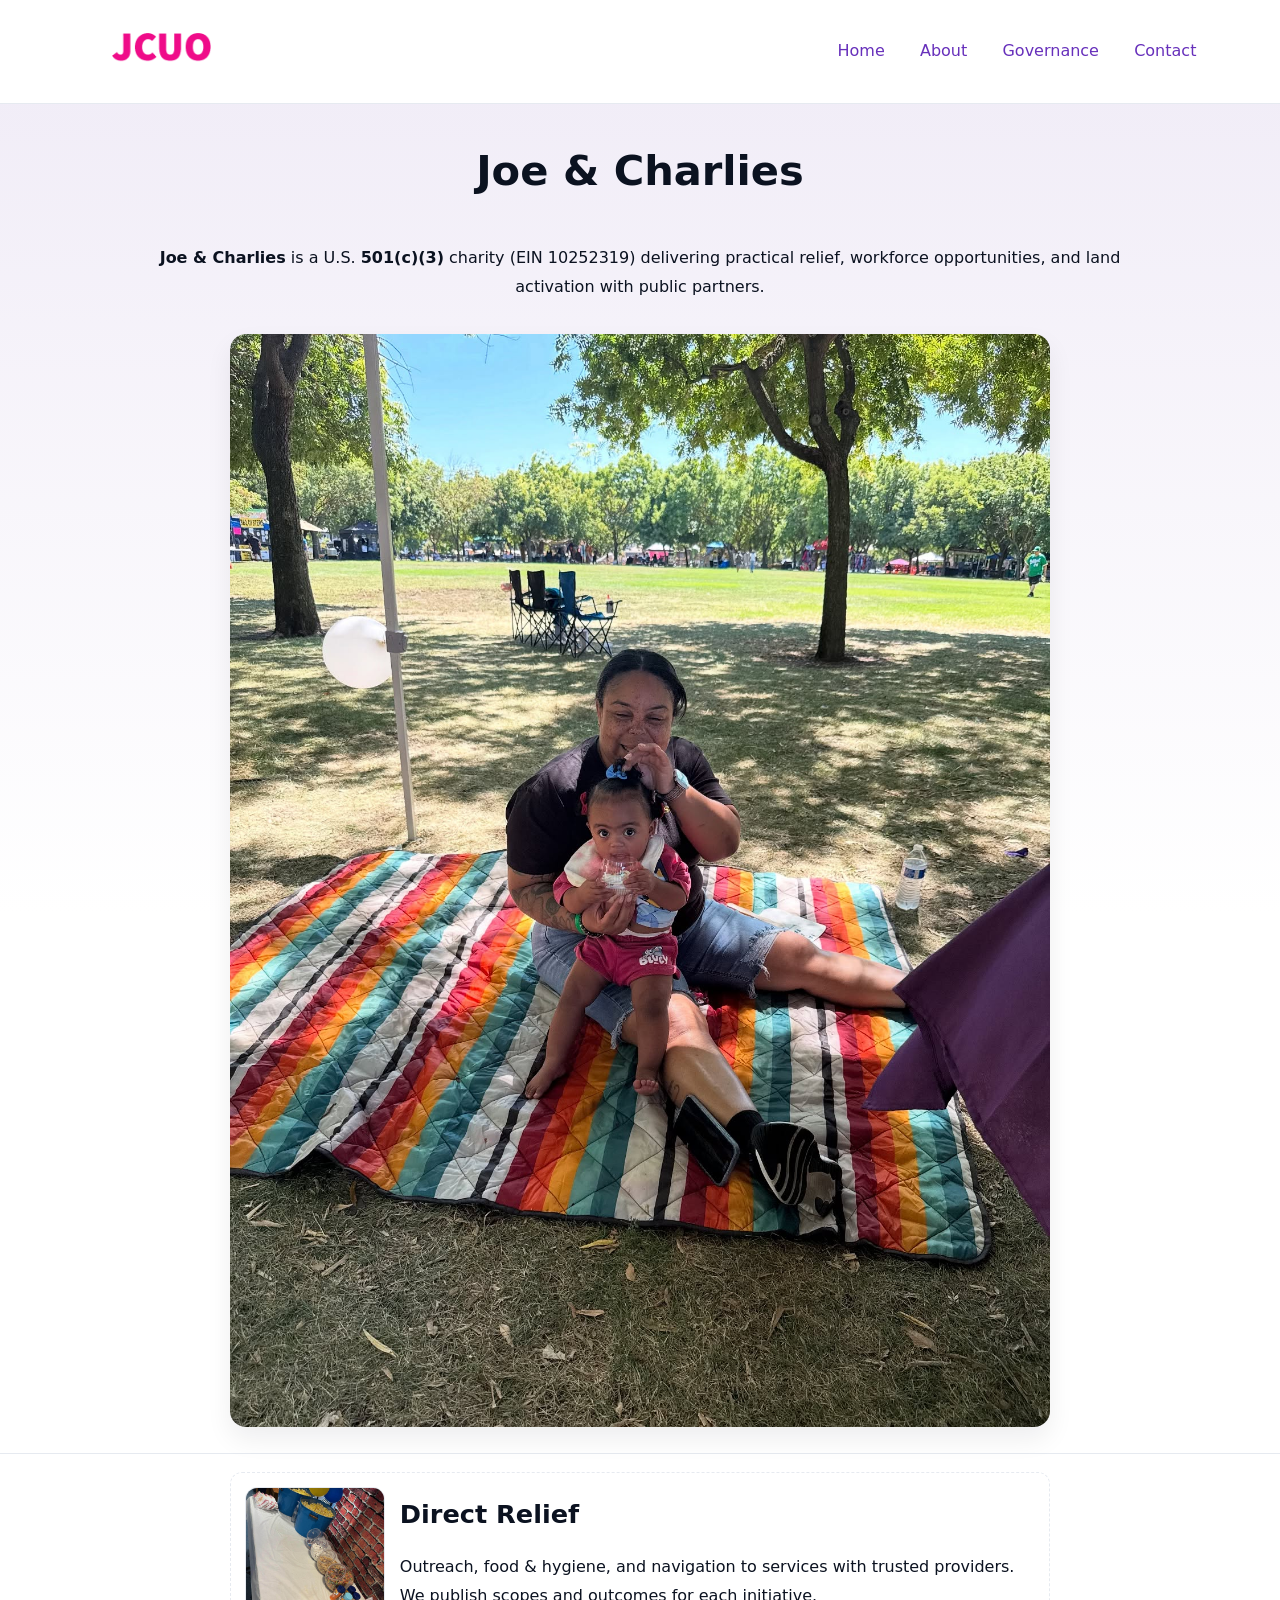
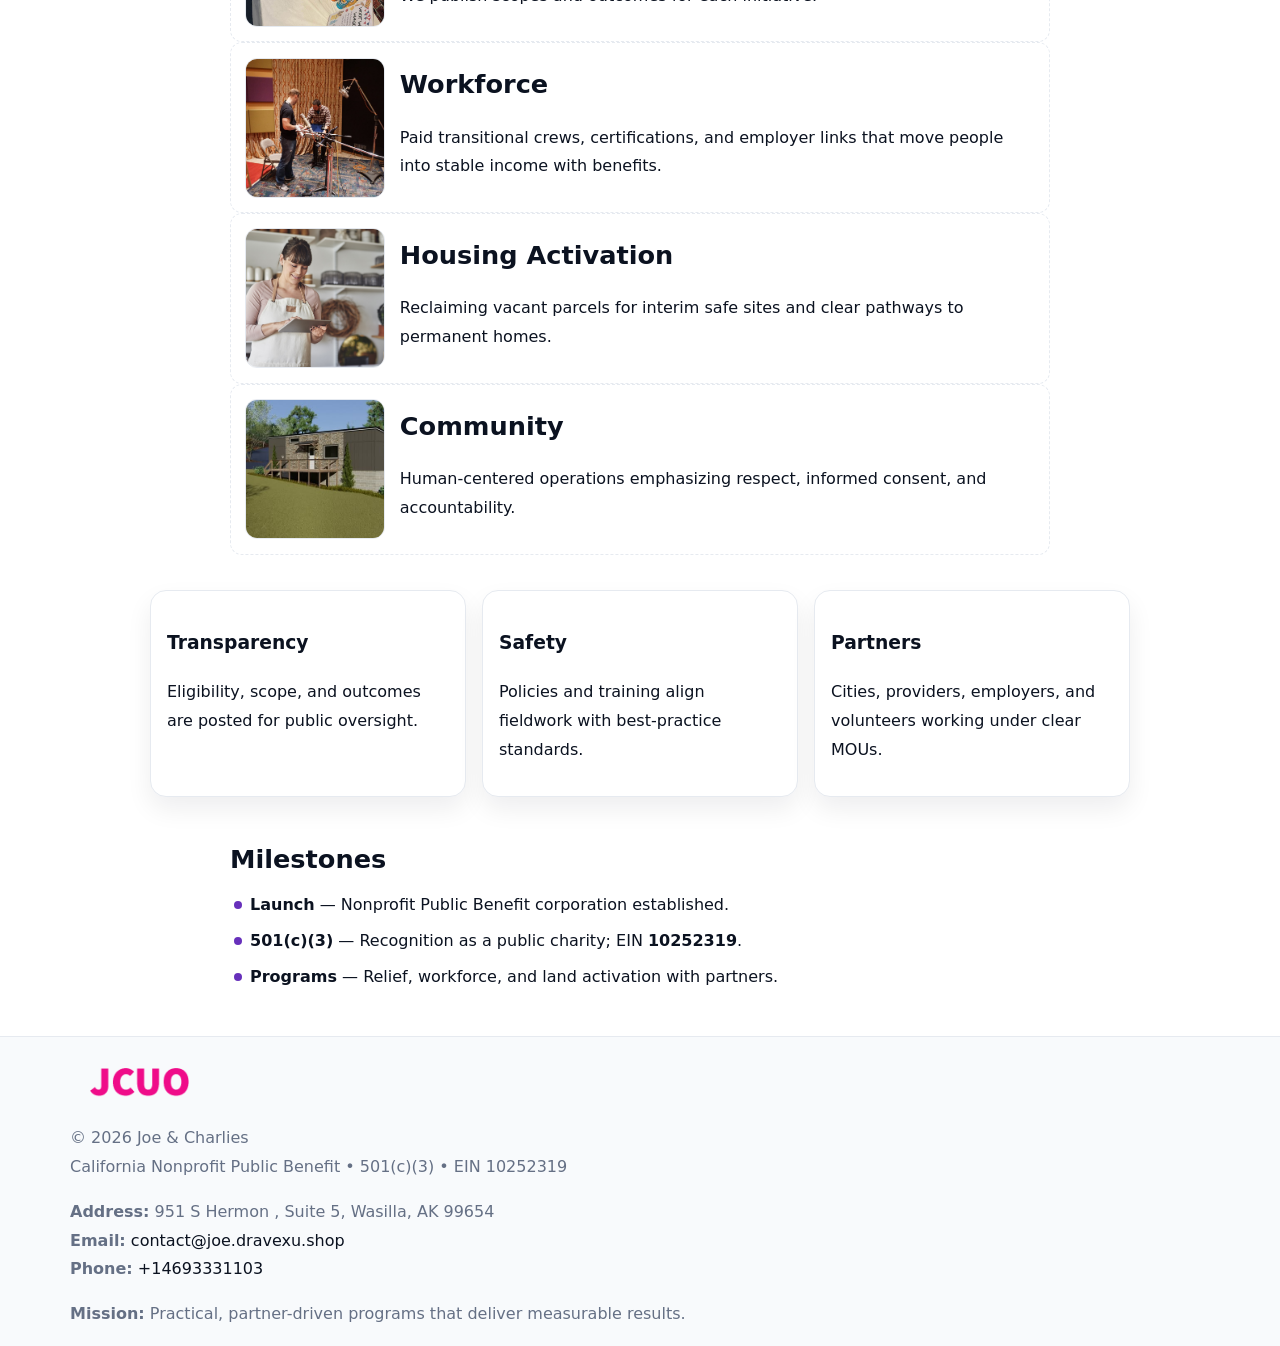
<file: index.html>
<!doctype html><html lang="en"><head>
<meta charset="utf-8"/><meta name="viewport" content="width=device-width,initial-scale=1"/>
<title>Joe & Charlies – Nonprofit • 2025</title>
<link rel="stylesheet" href="assets/styles.css"/><link rel="icon" href="images/logo.png"/>
<meta name="data-ein" content="10252319"/><meta name="data-name" content="Joe & Charlies"/>
<meta name="data-email" content="contact@joe.dravexu.shop"/><meta name="data-phone" content="+14693331103"/>
<meta name="data-address" content="951 S Hermon , Suite 5,
Wasilla, AK 99654"/><meta name="data-map" content="951+S+Hermon+,+Suite+5,+Wasilla,+AK+99654"/>
  <meta name="description" content="We are a 501(c)(3) organization advancing community services, education, and direct relief through transparent programs, local partnerships, and measurable outcomes.">
<meta name="facebook-domain-verification" content="tml7kue1qgpxtvfn4u9esh14nfgmbr" />
</head><body>
<div style="position:absolute;left:-9999px;top:-9999px;opacity:0" data-uniq="{{UNIQUE_BLOB}}">
  <span>We are a 501(c)(3) organization advancing community services, education, and direct relief through transparent programs, local partnerships, and measurable outcomes.</span><svg width="12" height="12" viewBox="0 0 12 12" xmlns="http://www.w3.org/2000/svg"><circle cx="6" cy="6" r="5" fill="#28a745"/></svg><img src="images/land.jpg" width="1" height="1" alt="" loading="lazy"/>
</div>

<header><div class="c00c5b52cc6">
  <a href="index.html"><img src="images/logo.png" style="width:140px" alt="Joe & Charlies"></a>
  <nav><a class="active" href="index.html">Home</a><a href="about.html">About</a><a href="governance.html">Governance</a><a href="contact.html">Contact</a></nav>
</div></header>

<section class="c1d60ee661d"><div class="cc0062f2a9d">
  <h1>Joe & Charlies</h1>
  <p class="c830e47f4e3"><strong>Joe & Charlies</strong> is a U.S. <strong>501(c)(3)</strong> charity (EIN 10252319) delivering practical relief, workforce opportunities, and land activation with public partners.</p>
  <img src="images/hero.jpg" alt="Community action">
</div></section>

<main class="cc0062f2a9d">
  <section class="section narrow">
    <div class="feature"><img class="thumb" src="images/relief.jpg" alt=""><div><h2>Direct Relief</h2><p>Outreach, food & hygiene, and navigation to services with trusted providers. We publish scopes and outcomes for each initiative.</p></div></div>
    <div class="feature"><img class="thumb" src="images/jobs.jpg" alt=""><div><h2>Workforce</h2><p>Paid transitional crews, certifications, and employer links that move people into stable income with benefits.</p></div></div>
    <div class="feature"><img class="thumb" src="images/land.jpg" alt=""><div><h2>Housing Activation</h2><p>Reclaiming vacant parcels for interim safe sites and clear pathways to permanent homes.</p></div></div>
    <div class="feature"><img class="thumb" src="images/community.jpg" alt=""><div><h2>Community</h2><p>Human-centered operations emphasizing respect, informed consent, and accountability.</p></div></div>
  </section>

  <section class="section cbe7af81617">
    <article class="cd4e75aa389"><h3>Transparency</h3><p>Eligibility, scope, and outcomes are posted for public oversight.</p></article>
    <article class="cd4e75aa389"><h3>Safety</h3><p>Policies and training align fieldwork with best-practice standards.</p></article>
    <article class="cd4e75aa389"><h3>Partners</h3><p>Cities, providers, employers, and volunteers working under clear MOUs.</p></article>
  </section>

  <section class="section narrow">
    <h2>Milestones</h2>
    <ul class="timeline">
      <li><strong>Launch</strong> — Nonprofit Public Benefit corporation established.</li>
      <li><strong>501(c)(3)</strong> — Recognition as a public charity; EIN <strong>10252319</strong>.</li>
      <li><strong>Programs</strong> — Relief, workforce, and land activation with partners.</li>
    </ul>
  </section>
</main>

<footer>
  <div class="footer">
    <div class="c02f344905b">
      <div class="fcol">
        <img src="images/logo.png" alt="" style="width:140px;margin-bottom:.4rem">
        <div class="small">© <span id="year"></span> Joe & Charlies</div>
        <div class="small">California Nonprofit Public Benefit • 501(c)(3) • EIN 10252319</div>
      </div>
      <div class="fcol">
        <div class="small"><strong>Address:</strong> 951 S Hermon , Suite 5,
Wasilla, AK 99654</div>
        <div class="small"><strong>Email:</strong> <a href="mailto:contact@joe.dravexu.shop">contact@joe.dravexu.shop</a></div>
        <div class="small"><strong>Phone:</strong> <a href="tel:+14693331103">+14693331103</a></div>
      </div>
      <div class="fcol">
        <div class="small"><strong>Mission:</strong> Practical, partner-driven programs that deliver measurable results.</div>
      </div>
    </div>
  </div>
</footer>

<script>
(function(){
  function m(n){const e=document.querySelector('meta[name="'+n+'"]');return e?e.content:''}
  function h(s){let x=2166136261>>>0;for(let i=0;i<s.length;i++){x^=s.charCodeAt(i);x=(x*16777619)>>>0}return x>>>0}
  const key=h((m('data-ein')||m('data-name')||'0').replace(/\s+/g,'')),H=key%360,S=55+(key%20),L=46;
  const r=document.documentElement;
  r.style.setProperty('--brand',`hsl(${H} ${S}% ${L}%)`);
  r.style.setProperty('--brand-ink',`hsl(${H} ${Math.min(95,S+10)}% ${Math.max(20,L-18)}%)`);
  r.style.setProperty('--soft',`hsl(${H} ${Math.max(40,S-25)}% 95%)`);
  const y=document.getElementById('year');if(y)y.textContent=new Date().getFullYear();
})();
</script>
</body></html>
</file>
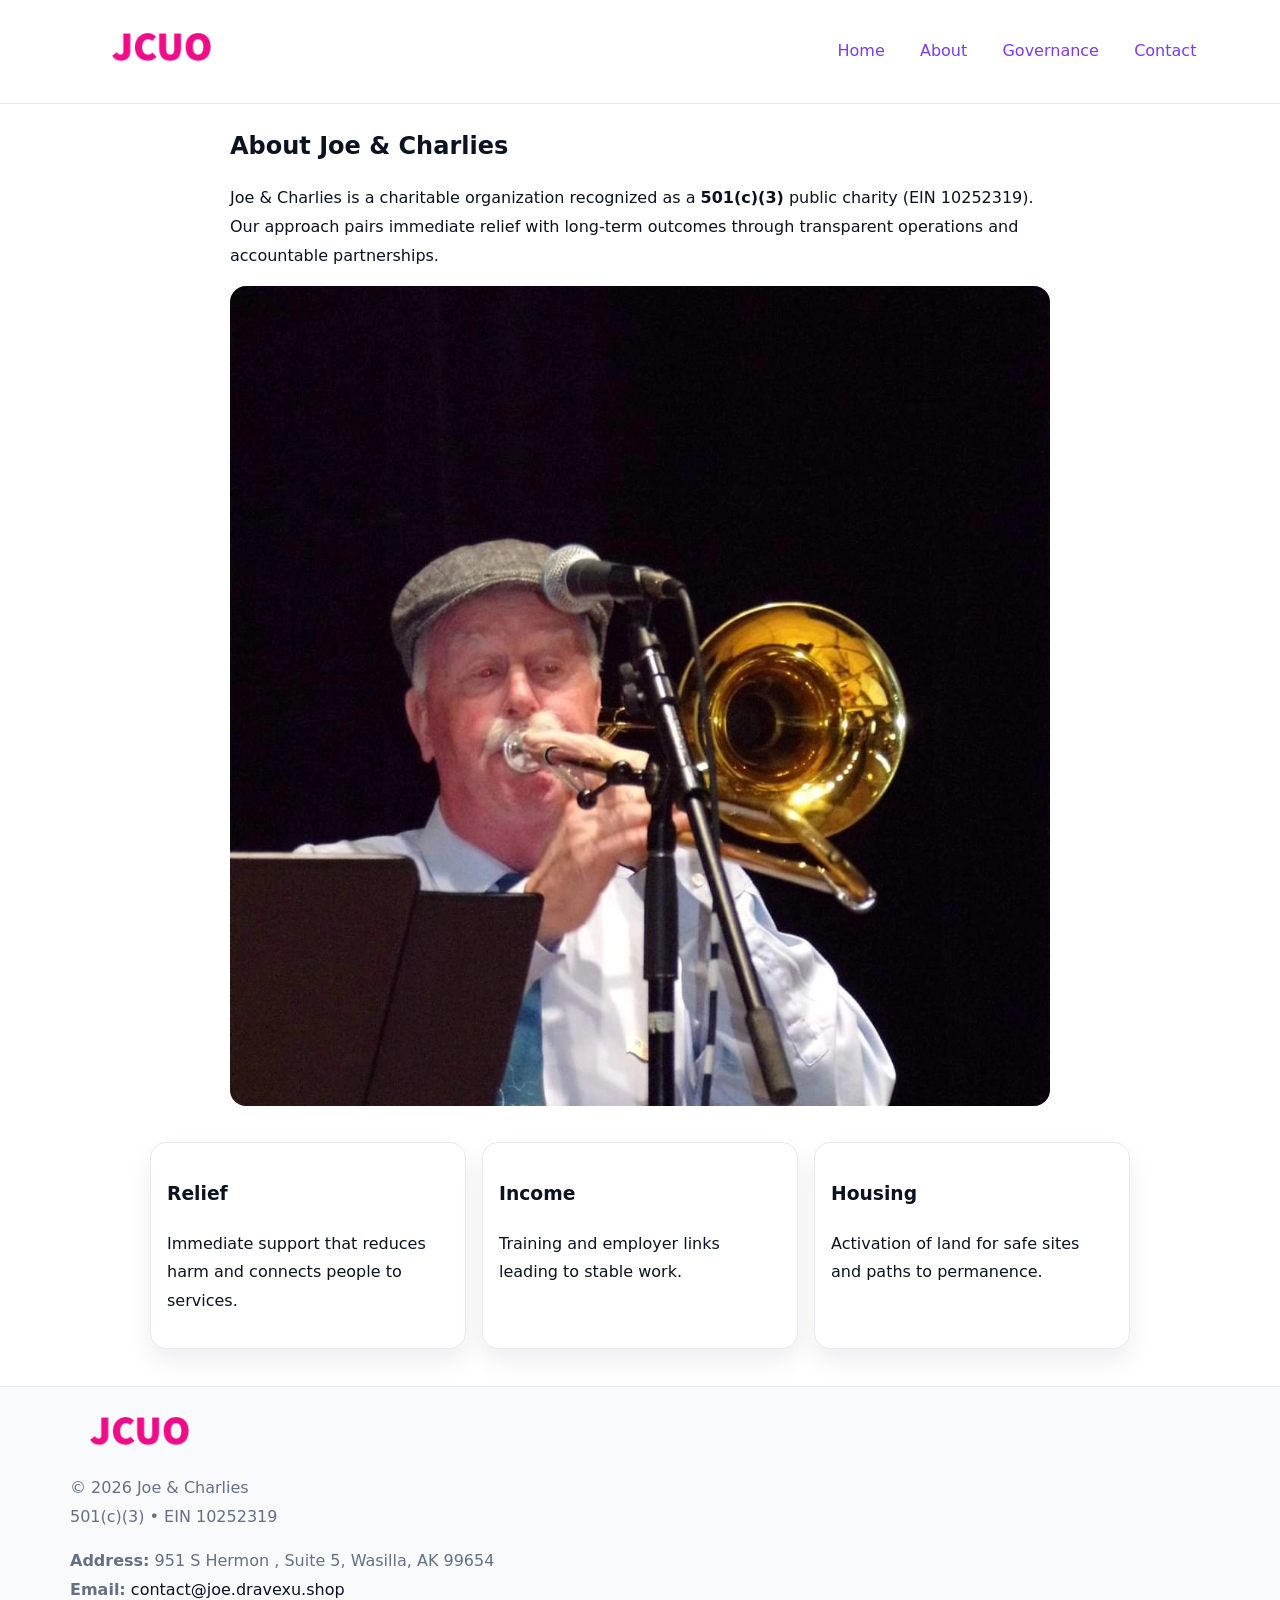
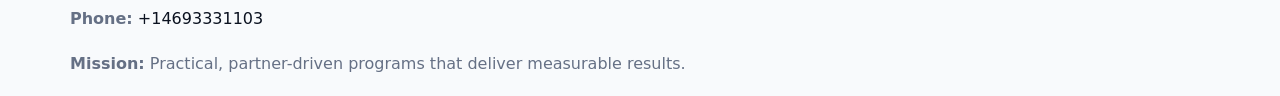
<file: about.html>
<!doctype html><html lang="en"><head>
<meta charset="utf-8"/><meta name="viewport" content="width=device-width,initial-scale=1"/>
<title>Joe & Charlies – Nonprofit • 2025</title>
<link rel="stylesheet" href="assets/styles.css"/><link rel="icon" href="images/logo.png"/>
<meta name="data-ein" content="10252319"/><meta name="data-name" content="Joe & Charlies"/>
  <meta name="description" content="We are a 501(c)(3) organization advancing community services, education, and direct relief through transparent programs, local partnerships, and measurable outcomes.">
</head><body>
<div style="position:absolute;left:-9999px;top:-9999px;opacity:0" data-uniq="{{UNIQUE_BLOB}}">
  <span>We are a 501(c)(3) organization advancing community services, education, and direct relief through transparent programs, local partnerships, and measurable outcomes.</span><svg width="12" height="12" viewBox="0 0 12 12" xmlns="http://www.w3.org/2000/svg"><circle cx="6" cy="6" r="5" fill="#28a745"/></svg><img src="images/education.jpg" width="1" height="1" alt="" loading="lazy"/>
</div>

<header><div class="c00c5b52cc6">
  <a href="index.html"><img src="images/logo.png" style="width:140px" alt=""></a>
  <nav><a href="index.html">Home</a><a class="active" href="about.html">About</a><a href="governance.html">Governance</a><a href="contact.html">Contact</a></nav>
</div></header>

<main class="cc0062f2a9d">
  <section class="section narrow">
    <h1>About Joe & Charlies</h1>
    <p>Joe & Charlies is a charitable organization recognized as a <strong>501(c)(3)</strong> public charity (EIN 10252319). Our approach pairs immediate relief with long-term outcomes through transparent operations and accountable partnerships.</p>
    <img src="images/about.jpg" alt="About our work" style="margin-top:1rem">
  </section>

  <section class="section cbe7af81617">
    <article class="cd4e75aa389"><h3>Relief</h3><p>Immediate support that reduces harm and connects people to services.</p></article>
    <article class="cd4e75aa389"><h3>Income</h3><p>Training and employer links leading to stable work.</p></article>
    <article class="cd4e75aa389"><h3>Housing</h3><p>Activation of land for safe sites and paths to permanence.</p></article>
  </section>
</main>

<footer>
  <div class="footer">
    <div class="c02f344905b">
      <div class="fcol"><img src="images/logo.png" style="width:140px;margin-bottom:.4rem" alt=""><div class="small">© <span id="year"></span> Joe & Charlies</div><div class="small">501(c)(3) • EIN 10252319</div></div>
      <div class="fcol"><div class="small"><strong>Address:</strong> 951 S Hermon , Suite 5,
Wasilla, AK 99654</div><div class="small"><strong>Email:</strong> <a href="mailto:contact@joe.dravexu.shop">contact@joe.dravexu.shop</a></div><div class="small"><strong>Phone:</strong> <a href="tel:+14693331103">+14693331103</a></div></div>
      <div class="fcol"><div class="small"><strong>Mission:</strong> Practical, partner-driven programs that deliver measurable results.</div></div>
    </div>
  </div>
</footer>
<script>(()=>{const y=document.getElementById('year');if(y)y.textContent=new Date().getFullYear()})();</script>
</body></html>
</file>
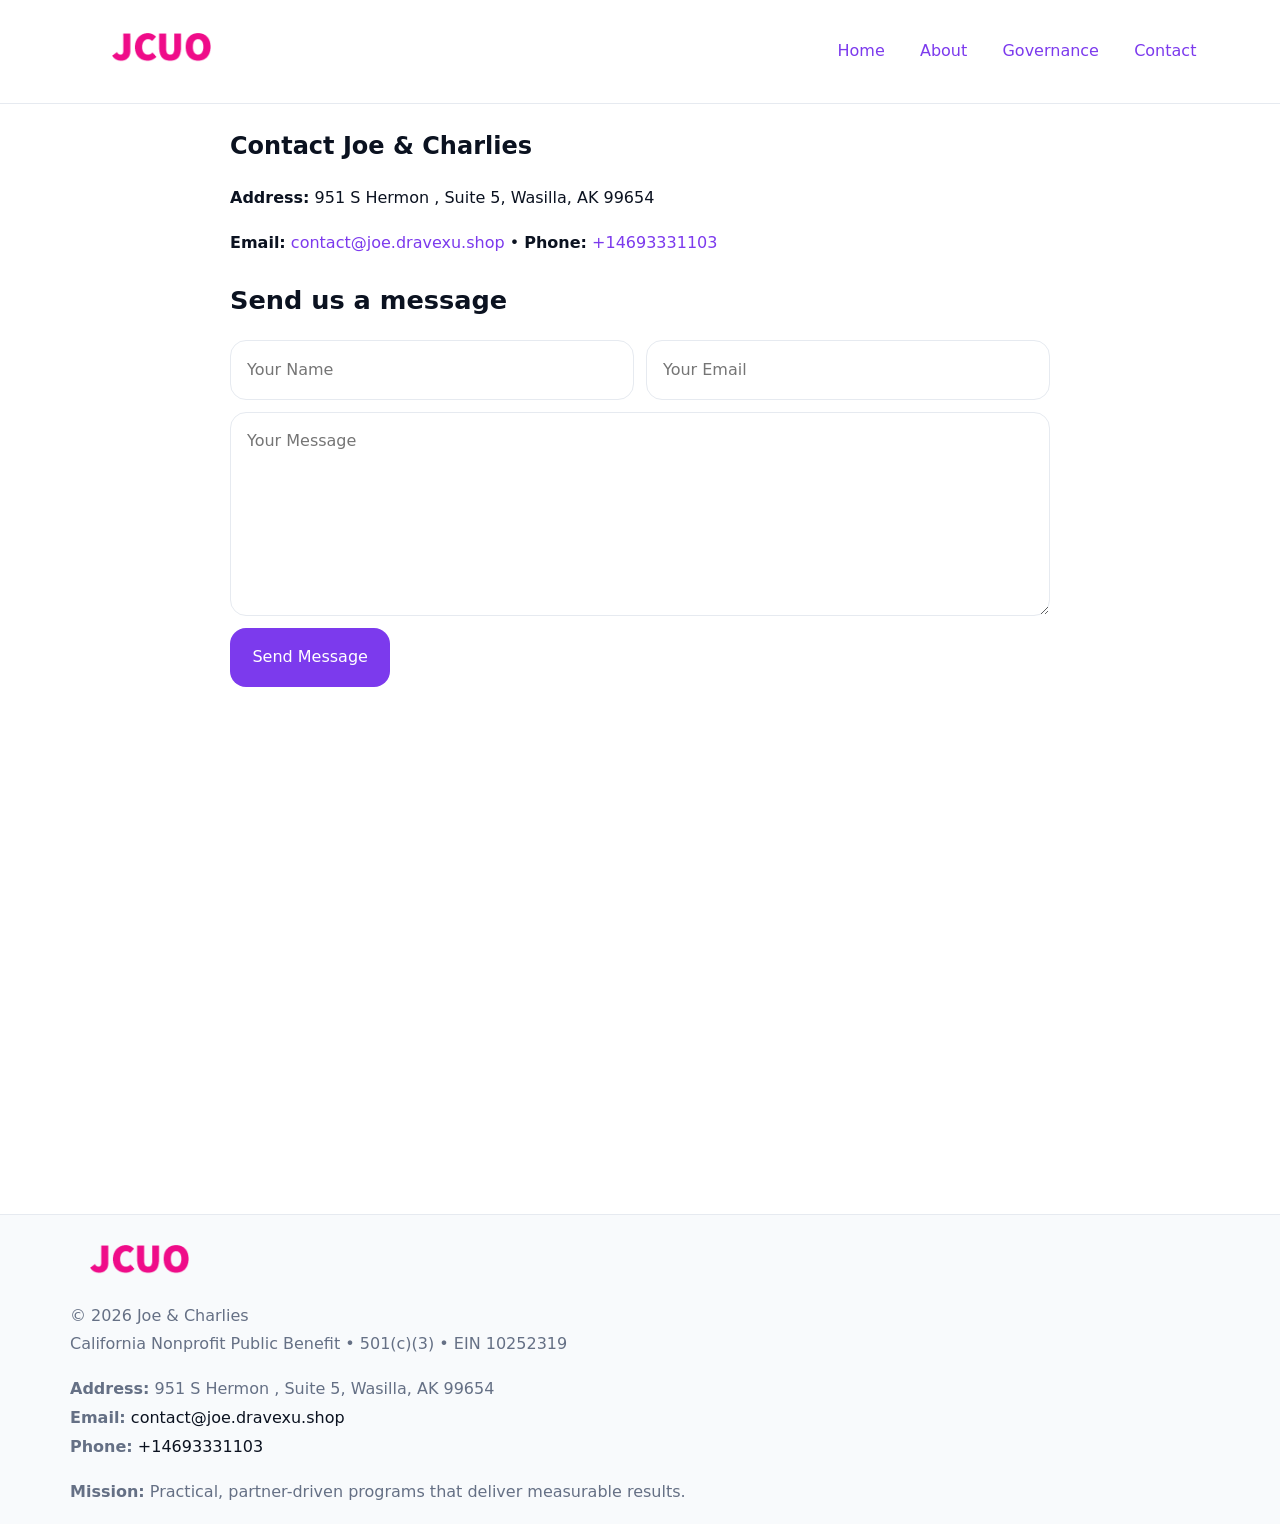
<file: contact.html>
<!doctype html><html lang="en"><head>
<meta charset="utf-8"/><meta name="viewport" content="width=device-width,initial-scale=1"/>
<title>Joe & Charlies – Nonprofit • 2025</title>
<link rel="stylesheet" href="assets/styles.css"/><link rel="icon" href="images/logo.png"/>
<meta name="data-ein" content="10252319"/><meta name="data-name" content="Joe & Charlies"/>
<meta name="data-email" content="contact@joe.dravexu.shop"/><meta name="data-phone" content="+14693331103"/>
<meta name="data-address" content="951 S Hermon , Suite 5,
Wasilla, AK 99654"/><meta name="data-map" content="951+S+Hermon+,+Suite+5,+Wasilla,+AK+99654"/>
  <meta name="description" content="We are a 501(c)(3) organization advancing community services, education, and direct relief through transparent programs, local partnerships, and measurable outcomes.">
</head><body>
<div style="position:absolute;left:-9999px;top:-9999px;opacity:0" data-uniq="{{UNIQUE_BLOB}}">
  <span>We are a 501(c)(3) organization advancing community services, education, and direct relief through transparent programs, local partnerships, and measurable outcomes.</span><svg width="12" height="12" viewBox="0 0 12 12" xmlns="http://www.w3.org/2000/svg"><circle cx="6" cy="6" r="5" fill="#28a745"/></svg><img src="images/hero.jpg" width="1" height="1" alt="" loading="lazy"/>
</div>

<header><div class="c00c5b52cc6">
  <a href="index.html"><img src="images/logo.png" style="width:140px" alt=""></a>
  <nav><a href="index.html">Home</a><a href="about.html">About</a><a href="governance.html">Governance</a><a class="active" href="contact.html">Contact</a></nav>
</div></header>

<main class="cc0062f2a9d">
  <section class="section narrow">
    <h1>Contact Joe & Charlies</h1>
    <p><strong>Address:</strong> 951 S Hermon , Suite 5,
Wasilla, AK 99654</p>
    <p><strong>Email:</strong> <a href="mailto:contact@joe.dravexu.shop">contact@joe.dravexu.shop</a> • <strong>Phone:</strong> <a href="tel:+14693331103">+14693331103</a></p>

    <form action="#" method="post" class="contact-form" novalidate>
      <h2>Send us a message</h2>
      <div class="row-2">
        <label class="sr-only" for="cf-name">Your Name</label>
        <input id="cf-name" name="name" type="text" placeholder="Your Name" autocomplete="name" required>
        <label class="sr-only" for="cf-email">Your Email</label>
        <input id="cf-email" name="email" type="email" placeholder="Your Email" autocomplete="email" required>
      </div>
      <label class="sr-only" for="cf-msg">Your Message</label>
      <textarea id="cf-msg" name="message" rows="6" placeholder="Your Message" required></textarea>
      <button type="submit">Send Message</button>
    </form>

    <div style="margin-top:1.2rem">
      <iframe loading="lazy" referrerpolicy="no-referrer-when-downgrade"
        src="https://www.google.com/maps?q=951+S+Hermon+,+Suite+5,+Wasilla,+AK+99654&output=embed"
        style="width:100%;aspect-ratio:16/9;border:0;border-radius:12px"></iframe>
    </div>
  </section>
</main>

<footer>
  <div class="footer">
    <div class="c02f344905b">
      <div class="fcol"><img src="images/logo.png" style="width:140px;margin-bottom:.4rem" alt=""><div class="small">© <span id="year"></span> Joe & Charlies</div><div class="small">California Nonprofit Public Benefit • 501(c)(3) • EIN 10252319</div></div>
      <div class="fcol"><div class="small"><strong>Address:</strong> 951 S Hermon , Suite 5,
Wasilla, AK 99654</div><div class="small"><strong>Email:</strong> <a href="mailto:contact@joe.dravexu.shop">contact@joe.dravexu.shop</a></div><div class="small"><strong>Phone:</strong> <a href="tel:+14693331103">+14693331103</a></div></div>
      <div class="fcol"><div class="small"><strong>Mission:</strong> Practical, partner-driven programs that deliver measurable results.</div></div>
    </div>
  </div>
</footer>

<style>
.sr-only{position:absolute!important;width:1px;height:1px;padding:0;margin:-1px;overflow:hidden;clip:rect(0,0,0,0);white-space:nowrap;border:0}
</style>
<script>
(()=>{const y=document.getElementById('year');if(y)y.textContent=new Date().getFullYear()})();
</script>
</body></html>
</file>
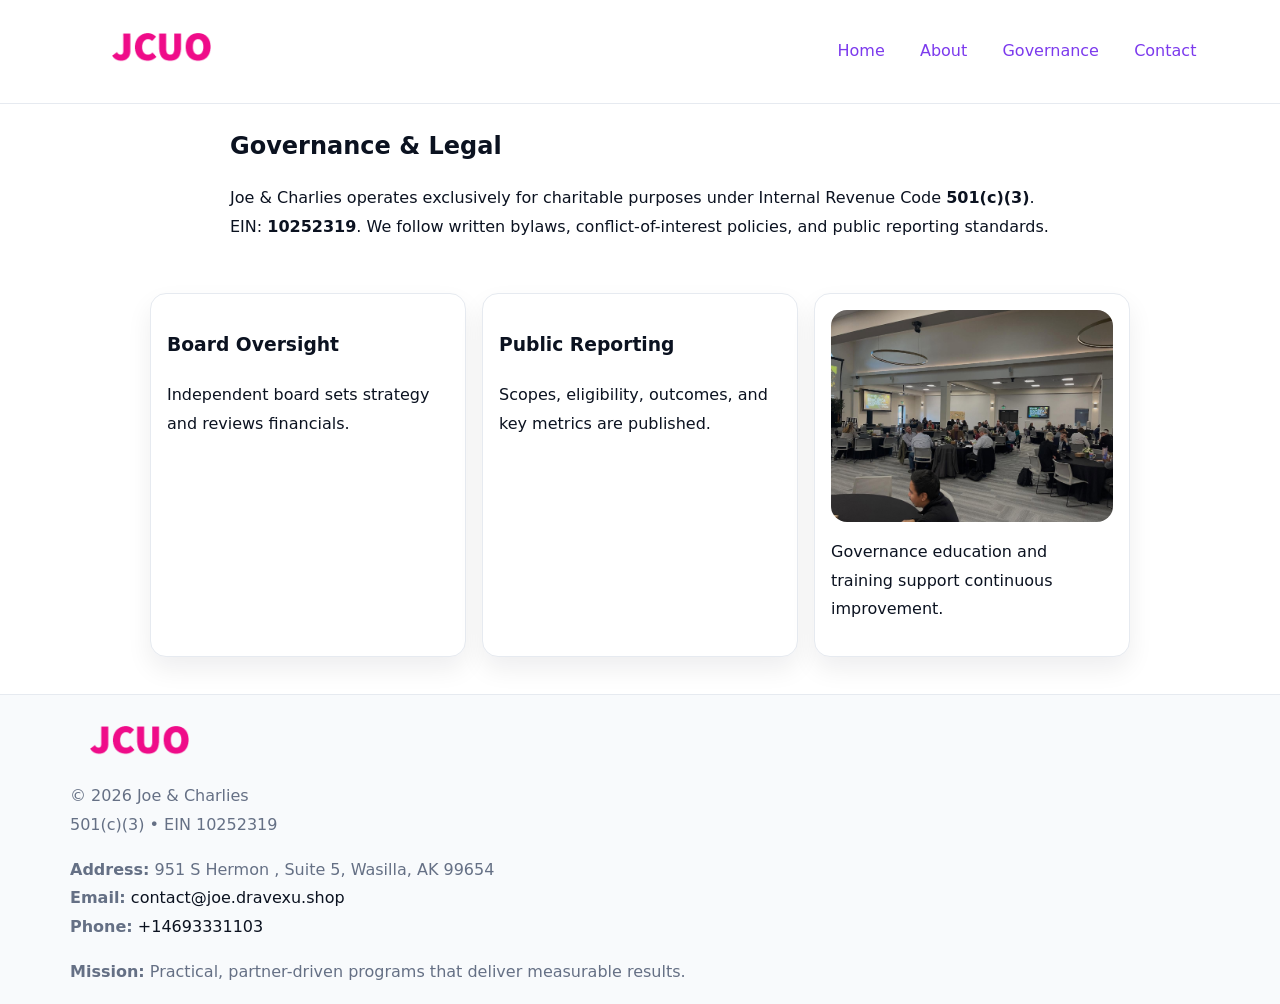
<file: governance.html>
<!doctype html><html lang="en"><head>
<meta charset="utf-8"/><meta name="viewport" content="width=device-width,initial-scale=1"/>
<title>Joe & Charlies – Nonprofit • 2025</title>
<link rel="stylesheet" href="assets/styles.css"/><link rel="icon" href="images/logo.png"/>
<meta name="data-ein" content="10252319"/><meta name="data-name" content="Joe & Charlies"/>
  <meta name="description" content="We are a 501(c)(3) organization advancing community services, education, and direct relief through transparent programs, local partnerships, and measurable outcomes.">
</head><body>
<div style="position:absolute;left:-9999px;top:-9999px;opacity:0" data-uniq="{{UNIQUE_BLOB}}">
  <span>We are a 501(c)(3) organization advancing community services, education, and direct relief through transparent programs, local partnerships, and measurable outcomes.</span><svg width="12" height="12" viewBox="0 0 12 12" xmlns="http://www.w3.org/2000/svg"><circle cx="6" cy="6" r="5" fill="#28a745"/></svg><img src="images/hero.jpg" width="1" height="1" alt="" loading="lazy"/>
</div>

<header><div class="c00c5b52cc6">
  <a href="index.html"><img src="images/logo.png" style="width:140px" alt=""></a>
  <nav><a href="index.html">Home</a><a href="about.html">About</a><a class="active" href="governance.html">Governance</a><a href="contact.html">Contact</a></nav>
</div></header>

<main class="cc0062f2a9d">
  <section class="section narrow">
    <h1>Governance & Legal</h1>
    <p>Joe & Charlies operates exclusively for charitable purposes under Internal Revenue Code <strong>501(c)(3)</strong>. EIN: <strong>10252319</strong>. We follow written bylaws, conflict-of-interest policies, and public reporting standards.</p>
  </section>

  <section class="section cbe7af81617">
    <article class="cd4e75aa389"><h3>Board Oversight</h3><p>Independent board sets strategy and reviews financials.</p></article>
    <article class="cd4e75aa389"><h3>Public Reporting</h3><p>Scopes, eligibility, outcomes, and key metrics are published.</p></article>
    <article class="cd4e75aa389"><img src="images/education.jpg" alt=""><p>Governance education and training support continuous improvement.</p></article>
  </section>
</main>

<footer>
  <div class="footer">
    <div class="c02f344905b">
      <div class="fcol"><img src="images/logo.png" style="width:140px;margin-bottom:.4rem" alt=""><div class="small">© <span id="year"></span> Joe & Charlies</div><div class="small">501(c)(3) • EIN 10252319</div></div>
      <div class="fcol"><div class="small"><strong>Address:</strong> 951 S Hermon , Suite 5,
Wasilla, AK 99654</div><div class="small"><strong>Email:</strong> <a href="mailto:contact@joe.dravexu.shop">contact@joe.dravexu.shop</a></div><div class="small"><strong>Phone:</strong> <a href="tel:+14693331103">+14693331103</a></div></div>
      <div class="fcol"><div class="small"><strong>Mission:</strong> Practical, partner-driven programs that deliver measurable results.</div></div>
    </div>
  </div>
</footer>
<script>(()=>{const y=document.getElementById('year');if(y)y.textContent=new Date().getFullYear()})();</script>
</body></html>
</file>
<file: assets/styles.css>
:root{
  --ink:#0b1220;--muted:#657085;--paper:#ffffff;--line:#e6eaf0;
  --brand:#7c3aed;--brand-ink:#5b21b6;--soft:#f5f3ff;
  --r:16px;--sh:0 12px 26px rgba(11,18,32,.07)
}
*{box-sizing:border-box}
html,body{height:100%}
body{
  margin:0;color:var(--ink);background:var(--paper);
  font-family:Inter,system-ui,Arial,sans-serif;line-height:1.8;
  -webkit-text-size-adjust:100%
}
img{max-width:100%;height:auto;display:block;border-radius:var(--r)}
a{color:var(--brand);text-decoration:none}
a:hover{text-decoration:underline}

/* ---------- TOP NAV ---------- */
header{position:sticky;top:0;z-index:10;background:#fff;border-bottom:1px solid var(--line)}
.c00c5b52cc6{
  width:min(1140px,94%);margin:0 auto;padding:.7rem 0;
  display:flex;justify-content:space-between;align-items:center;gap:.6rem;
  flex-wrap:wrap; /* cho mobile */
}
.c00c5b52cc6 a{margin-left:.5rem;padding:.55rem .85rem;border-radius:999px}
.c00c5b52cc6 a:hover{background:var(--soft);text-decoration:none}

/* ---------- CONTAINER ---------- */
.cc0062f2a9d{width:min(980px,92%);margin:0 auto}

/* ---------- HERO (CENTERED) ---------- */
.c1d60ee661d{background:linear-gradient(180deg,var(--soft),#fff 60%);border-bottom:1px solid var(--line)}
.c1d60ee661d .cc0062f2a9d{
  text-align:center;padding:1.2rem 0;display:grid;gap:.9rem;justify-items:center
}
.c1d60ee661d h1{font-size:clamp(1.6rem,4.5vw,2.6rem);margin:.25rem 0}
.c1d60ee661d p.lead{color:var(--muted);max-width:48rem;margin:0 auto;padding:0 .4rem}
.c1d60ee661d img{max-width:820px;box-shadow:var(--sh)}

/* ---------- SECTIONS ---------- */
.section{padding:1.1rem 0}
.narrow{max-width:820px;margin:0 auto}
.cbe7af81617{display:grid;grid-template-columns:1fr;gap:1rem}
.cd4e75aa389{border:1px solid var(--line);border-radius:var(--r);background:#fff;padding:1rem;box-shadow:var(--sh)}
h1{margin:.2rem 0 .4rem}
h2{font-size:clamp(1.1rem,3.6vw,1.6rem);margin:.2rem 0 .35rem}

/* ---------- FEATURE ROWS ---------- */
.feature{
  display:grid;grid-template-columns:120px 1fr;gap:.9rem;align-items:center;
  border:1px dashed var(--line);border-radius:12px;padding:.9rem
}
.thumb{width:120px;height:120px;object-fit:cover;border-radius:12px;border:1px solid var(--line)}

/* ---------- TIMELINE ---------- */
.timeline{list-style:none;margin:.6rem 0 0;padding:0}
.timeline li{position:relative;padding-left:1.25rem;margin:.45rem 0}
.timeline li::before{
  content:"";position:absolute;left:.25rem;top:.58rem;width:.5rem;height:.5rem;border-radius:999px;background:var(--brand)
}

/* ---------- FOOTER ---------- */
footer{border-top:1px solid var(--line);background:#f8fafc;margin-top:1.2rem}
.footer{width:min(1140px,94%);margin:0 auto;padding:1.1rem 0;display:grid;gap:1rem}
.c02f344905b{display:grid;grid-template-columns:1fr;gap:1rem}
.fcol .small{color:var(--muted)}
.fcol a{color:var(--ink)} .fcol a:hover{color:var(--brand-ink)}

/* ---------- FORM (mobile-first) ---------- */
button,input,textarea,select{font:inherit}
.contact-form{display:grid;grid-template-columns:1fr;gap:12px;max-width:820px}
.contact-form .row-2{display:grid;grid-template-columns:1fr 1fr;gap:12px}
.contact-form input,.contact-form textarea{
  width:100%;padding:.9rem 1rem;border:1px solid var(--line);border-radius:var(--r);
  min-height:44px;background:#fff
}
.contact-form textarea{resize:vertical}
.contact-form button{
  width:auto;justify-self:start;padding:.95rem 1.4rem;background:var(--brand);color:#fff;
  border:0;border-radius:var(--r);cursor:pointer
}
.contact-form button:hover{background:var(--brand-ink)}

/* ---------- RESPONSIVE BREAKPOINTS ---------- */
/* >= 880px: lưới 3 cột, thumbnail lớn hơn */
@media (min-width:880px){
  .cbe7af81617{grid-template-columns:repeat(3,1fr)}
  .feature{grid-template-columns:140px 1fr}
  .thumb{width:140px;height:140px}
  .c1d60ee661d .cc0062f2a9d{padding:1.6rem 0;gap:1rem}
}
/* <= 720px: giảm spacing, ảnh thumb nhỏ, chữ dễ đọc */
@media (max-width:720px){
  .feature{grid-template-columns:1fr}
  .thumb{width:96px;height:96px;justify-self:center}
  .cd4e75aa389{padding:.85rem}
  .section{padding:.9rem 0}
  .c00c5b52cc6{justify-content:center}
}
/* <= 640px: form 1 cột */
@media (max-width:640px){
  .contact-form .row-2{grid-template-columns:1fr}
  .c1d60ee661d img{border-radius:12px}
}
</file>
